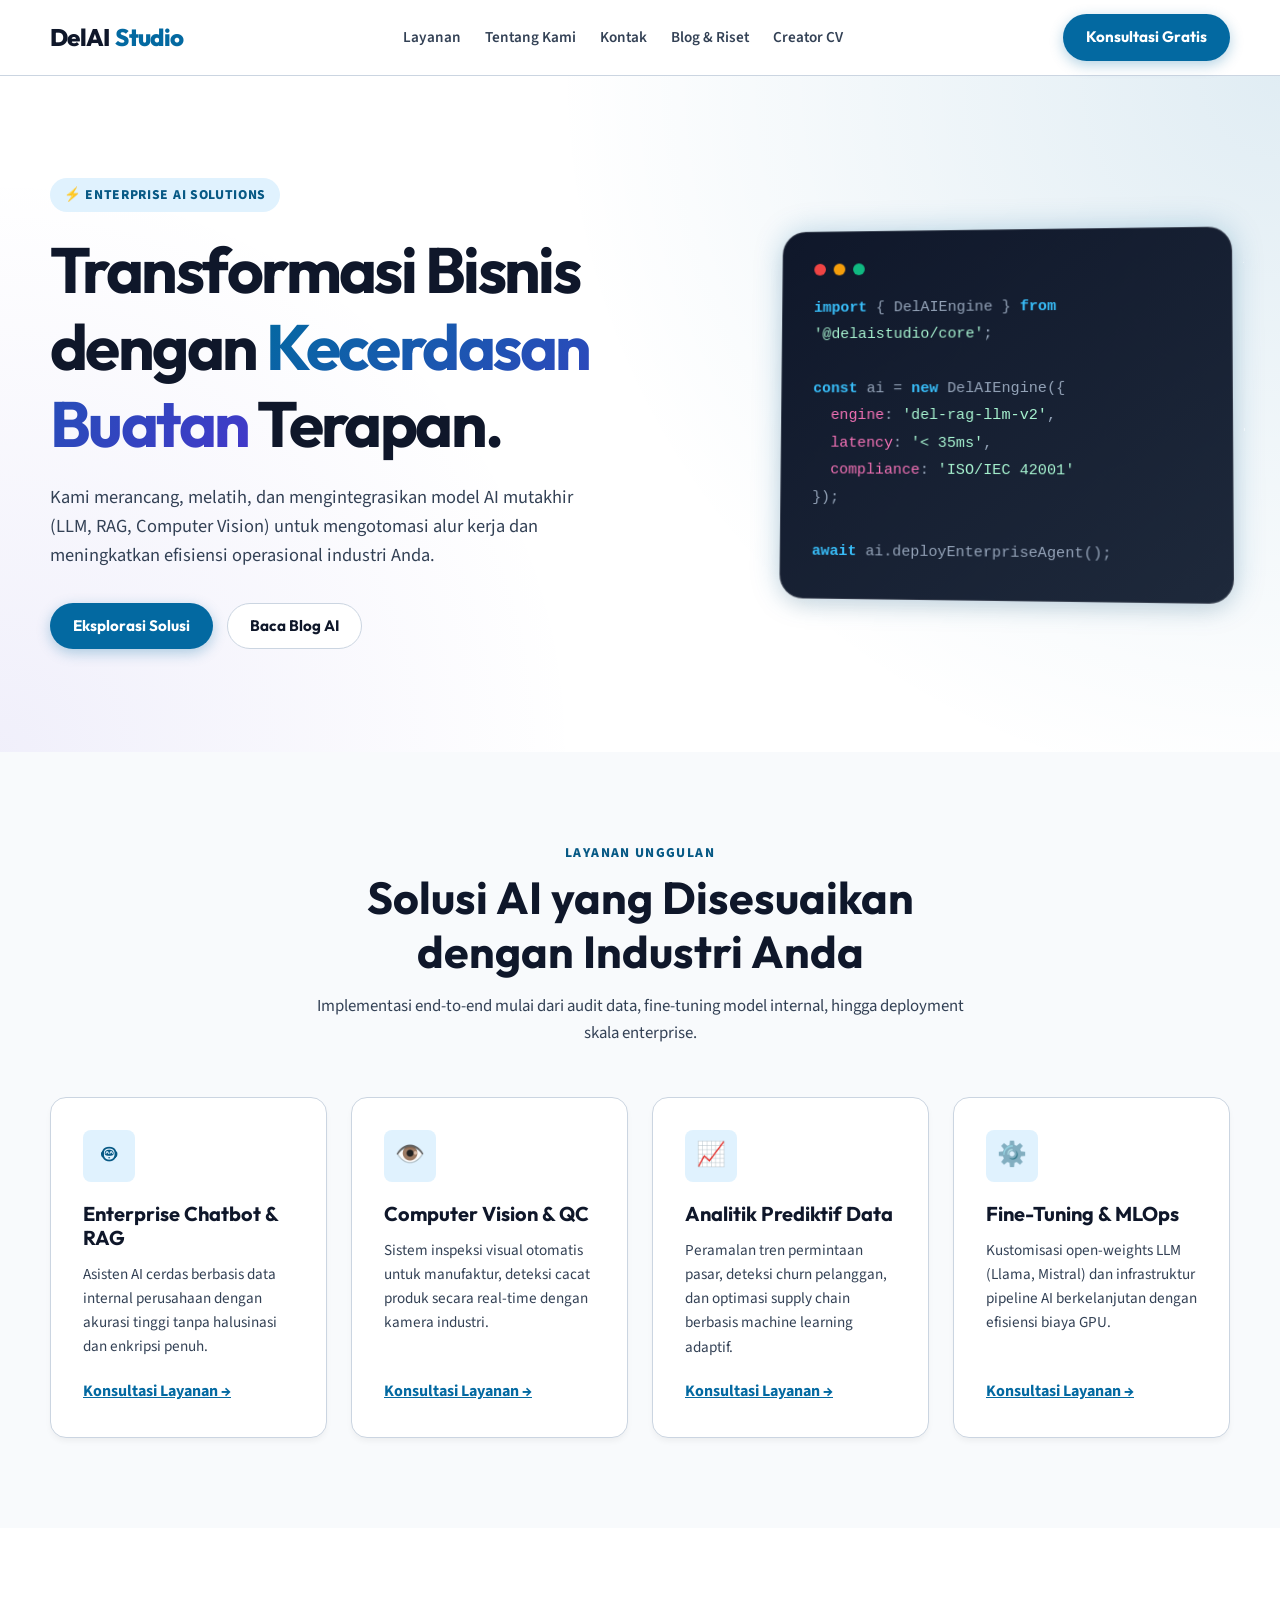
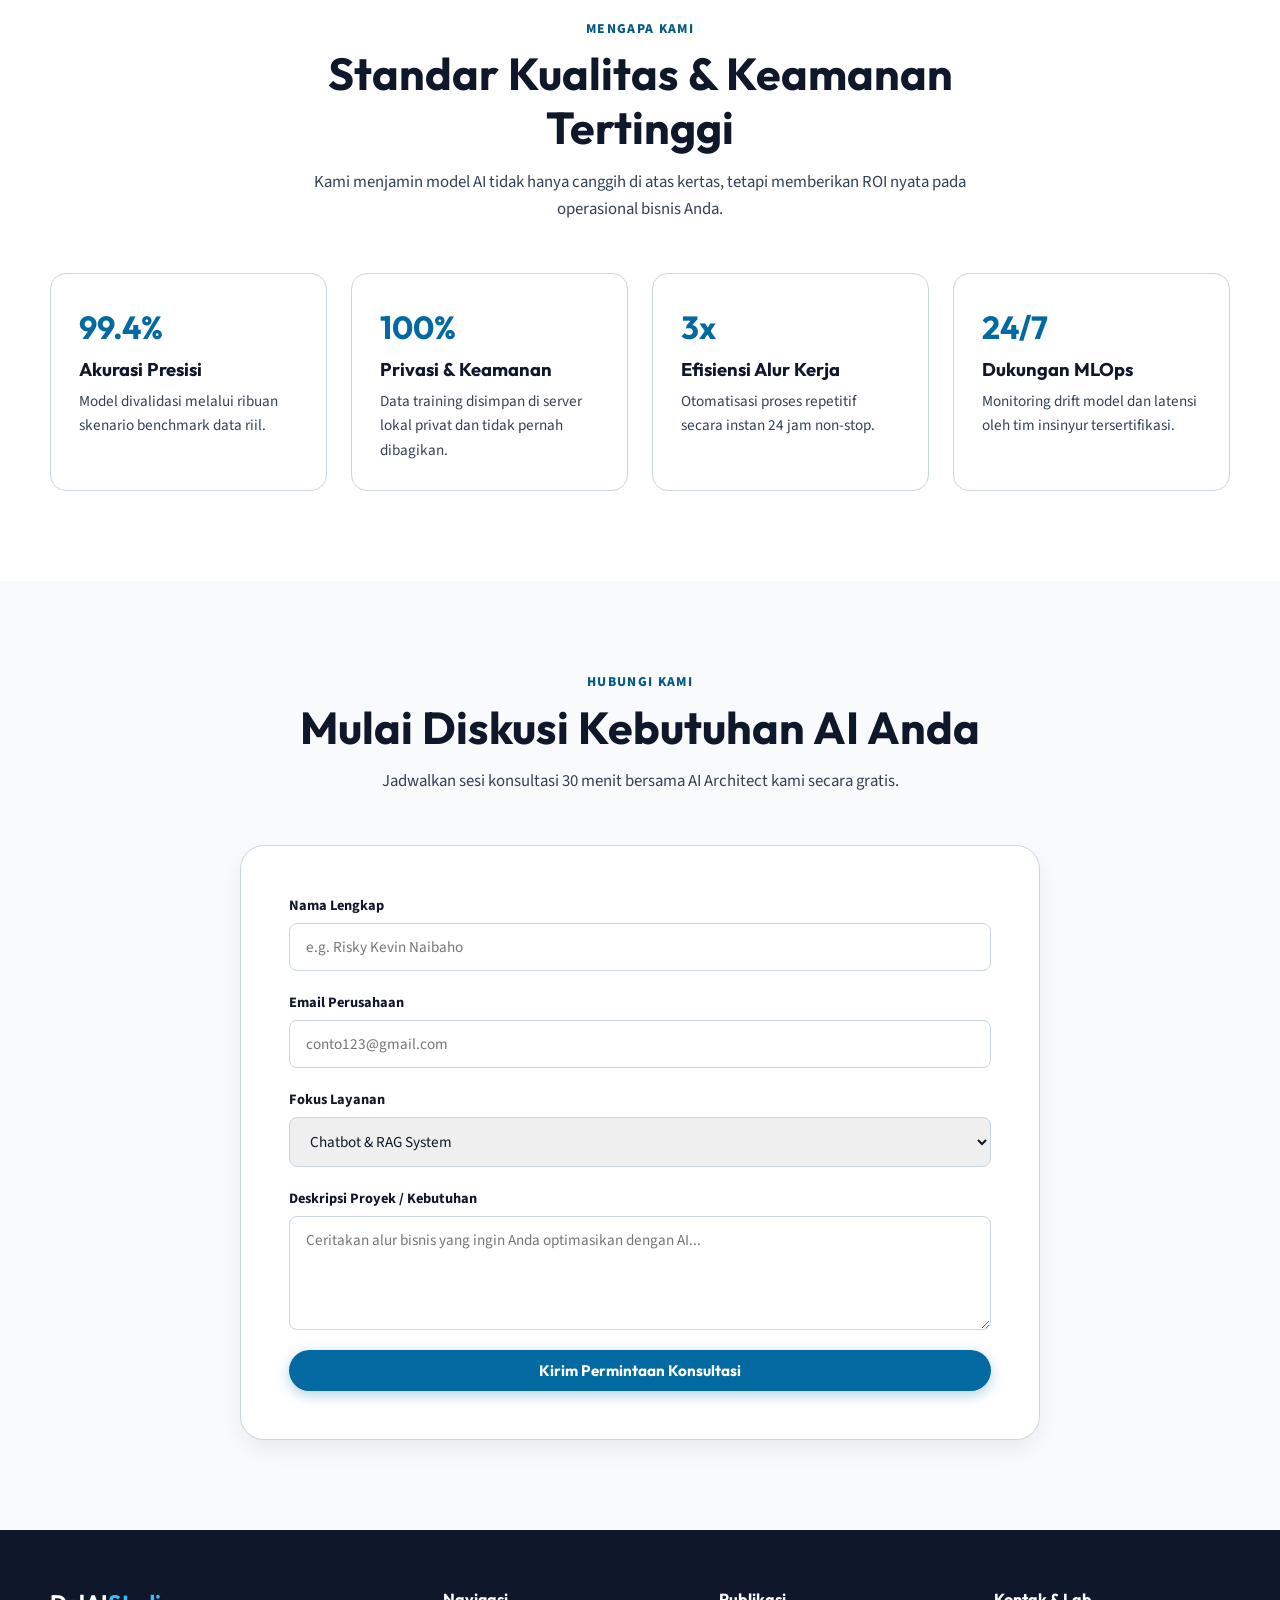
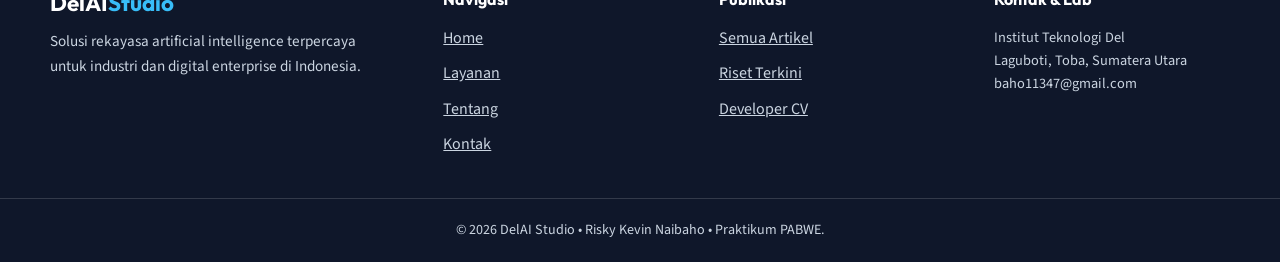
<file: index.html>
<!DOCTYPE html>
<html lang="id">
  <head>
    <meta charset="UTF-8" />
    <meta name="viewport" content="width=device-width, initial-scale=1.0" />
    <meta name="description" content="DelAI Studio — Layanan Rekayasa dan Konsultasi Kecerdasan Buatan Enterprise." />
    <title>DelAI Studio — Solusi Kecerdasan Buatan Enterprise</title>

    <!-- Inline SVG Favicon Aman (Tidak akan Broken) -->
    <link rel="icon" href="data:image/svg+xml,<svg xmlns='http://www.w3.org/2000/svg' viewBox='0 0 100 100'><rect width='100' height='100' rx='20' fill='%230369a1'/><text x='50%' y='65%' font-size='50' font-weight='bold' fill='white' text-anchor='middle'>D</text></svg>" type="image/svg+xml" />

    <!-- Google Fonts -->
    <link rel="preconnect" href="https://fonts.googleapis.com" />
    <link rel="preconnect" href="https://fonts.gstatic.com" crossorigin />
    <link
      href="https://fonts.googleapis.com/css2?family=Outfit:wght@500;600;700;800&family=Source+Sans+3:wght@400;500;600;700&display=swap"
      rel="stylesheet"
    />

    <!-- External CSS murni -->
    <link rel="stylesheet" href="assets/css/style.css" />
  </head>
  <body>
    <!-- HEADER (CSS-Only Toggle Mobile Menu) -->
    <header class="site-header">
      <div class="container navbar">
        <a href="index.html" class="brand-logo">DelAI<span>Studio</span></a>

        <!-- Checkbox murni untuk menu mobile (CSS Only) -->
        <input type="checkbox" id="nav-toggle" class="nav-toggle-input" aria-label="Toggle Menu" />
        <label for="nav-toggle" class="mobile-toggle-label" aria-label="Buka navigasi menu">☰</label>

        <nav aria-label="Navigasi Utama">
          <ul class="nav-links">
            <li><a href="#layanan">Layanan</a></li>
            <li><a href="#tentang">Tentang Kami</a></li>
            <li><a href="#kontak">Kontak</a></li>
            <li><a href="blog.html">Blog &amp; Riset</a></li>
            <li><a href="cv.html">Creator CV</a></li>
          </ul>
        </nav>

        <div class="nav-actions">
          <a href="#kontak" class="btn btn-primary">Konsultasi Gratis</a>
        </div>
      </div>
    </header>

    <main>
      <!-- HERO -->
      <section class="hero">
        <div class="container hero-grid">
          <div class="hero-content">
            <span class="badge-tag">⚡ Enterprise AI Solutions</span>
            <h1>Transformasi Bisnis dengan <span>Kecerdasan Buatan</span> Terapan.</h1>
            <p class="hero-desc">
              Kami merancang, melatih, dan mengintegrasikan model AI mutakhir (LLM, RAG, Computer Vision) untuk mengotomasi alur kerja dan meningkatkan efisiensi operasional industri Anda.
            </p>
            <div class="hero-buttons">
              <a href="#layanan" class="btn btn-primary">Eksplorasi Solusi</a>
              <a href="blog.html" class="btn btn-outline">Baca Blog AI</a>
            </div>
          </div>

          <div class="hero-visual">
            <div class="hero-card-visual">
              <div class="code-header">
                <span class="dot dot-red"></span>
                <span class="dot dot-yellow"></span>
                <span class="dot dot-green"></span>
              </div>
              <div class="code-body">
                <p><span class="hl-keyword">import</span> { DelAIEngine } <span class="hl-keyword">from</span> <span class="hl-string">'@delaistudio/core'</span>;</p>
                <br />
                <p><span class="hl-keyword">const</span> ai = <span class="hl-keyword">new</span> DelAIEngine({</p>
                <p>&nbsp;&nbsp;<span class="hl-prop">engine</span>: <span class="hl-string">'del-rag-llm-v2'</span>,</p>
                <p>&nbsp;&nbsp;<span class="hl-prop">latency</span>: <span class="hl-string">'&lt; 35ms'</span>,</p>
                <p>&nbsp;&nbsp;<span class="hl-prop">compliance</span>: <span class="hl-string">'ISO/IEC 42001'</span></p>
                <p>});</p>
                <br />
                <p><span class="hl-keyword">await</span> ai.deployEnterpriseAgent();</p>
              </div>
            </div>
          </div>
        </div>
      </section>

      <!-- LAYANAN -->
      <section id="layanan" class="section section-alt">
        <div class="container">
          <div class="section-header">
            <p class="eyebrow">LAYANAN UNGGULAN</p>
            <h2>Solusi AI yang Disesuaikan dengan Industri Anda</h2>
            <p>Implementasi end-to-end mulai dari audit data, fine-tuning model internal, hingga deployment skala enterprise.</p>
          </div>

          <div class="services-grid">
            <article class="service-card">
              <div class="service-icon" aria-hidden="true">🤖</div>
              <h3>Enterprise Chatbot &amp; RAG</h3>
              <p>Asisten AI cerdas berbasis data internal perusahaan dengan akurasi tinggi tanpa halusinasi dan enkripsi penuh.</p>
              <a href="#kontak">Konsultasi Layanan →</a>
            </article>

            <article class="service-card">
              <div class="service-icon" aria-hidden="true">👁️</div>
              <h3>Computer Vision &amp; QC</h3>
              <p>Sistem inspeksi visual otomatis untuk manufaktur, deteksi cacat produk secara real-time dengan kamera industri.</p>
              <a href="#kontak">Konsultasi Layanan →</a>
            </article>

            <article class="service-card">
              <div class="service-icon" aria-hidden="true">📈</div>
              <h3>Analitik Prediktif Data</h3>
              <p>Peramalan tren permintaan pasar, deteksi churn pelanggan, dan optimasi supply chain berbasis machine learning adaptif.</p>
              <a href="#kontak">Konsultasi Layanan →</a>
            </article>

            <article class="service-card">
              <div class="service-icon" aria-hidden="true">⚙️</div>
              <h3>Fine-Tuning &amp; MLOps</h3>
              <p>Kustomisasi open-weights LLM (Llama, Mistral) dan infrastruktur pipeline AI berkelanjutan dengan efisiensi biaya GPU.</p>
              <a href="#kontak">Konsultasi Layanan →</a>
            </article>
          </div>
        </div>
      </section>

      <!-- TENTANG & KEUNGGULAN -->
      <section id="tentang" class="section">
        <div class="container">
          <div class="section-header">
            <p class="eyebrow">MENGAPA KAMI</p>
            <h2>Standar Kualitas &amp; Keamanan Tertinggi</h2>
            <p>Kami menjamin model AI tidak hanya canggih di atas kertas, tetapi memberikan ROI nyata pada operasional bisnis Anda.</p>
          </div>

          <div class="about-grid">
            <div class="about-box">
              <strong>99.4%</strong>
              <h3>Akurasi Presisi</h3>
              <p>Model divalidasi melalui ribuan skenario benchmark data riil.</p>
            </div>
            <div class="about-box">
              <strong>100%</strong>
              <h3>Privasi &amp; Keamanan</h3>
              <p>Data training disimpan di server lokal privat dan tidak pernah dibagikan.</p>
            </div>
            <div class="about-box">
              <strong>3x</strong>
              <h3>Efisiensi Alur Kerja</h3>
              <p>Otomatisasi proses repetitif secara instan 24 jam non-stop.</p>
            </div>
            <div class="about-box">
              <strong>24/7</strong>
              <h3>Dukungan MLOps</h3>
              <p>Monitoring drift model dan latensi oleh tim insinyur tersertifikasi.</p>
            </div>
          </div>
        </div>
      </section>

      <!-- FORM / KONTAK -->
      <section id="kontak" class="section section-alt">
        <div class="container">
          <div class="section-header">
            <p class="eyebrow">HUBUNGI KAMI</p>
            <h2>Mulai Diskusi Kebutuhan AI Anda</h2>
            <p>Jadwalkan sesi konsultasi 30 menit bersama AI Architect kami secara gratis.</p>
          </div>

          <div class="contact-wrapper">
            <form class="contact-form" action="#" method="get">
              <div class="form-group">
                <label for="name">Nama Lengkap</label>
                <input id="name" type="text" placeholder="e.g. Risky Kevin Naibaho" required />
              </div>
              <div class="form-group">
                <label for="email">Email Perusahaan</label>
                <input id="email" type="email" placeholder="conto123@gmail.com" required />
              </div>
              <div class="form-group">
                <label for="service">Fokus Layanan</label>
                <select id="service">
                  <option value="rag">Chatbot &amp; RAG System</option>
                  <option value="vision">Computer Vision</option>
                  <option value="predictive">Analitik Prediktif</option>
                  <option value="mlops">Custom Model Fine-Tuning</option>
                </select>
              </div>
              <div class="form-group">
                <label for="message">Deskripsi Proyek / Kebutuhan</label>
                <textarea id="message" rows="4" placeholder="Ceritakan alur bisnis yang ingin Anda optimasikan dengan AI..."></textarea>
              </div>
              <button type="submit" class="btn btn-primary btn-block">Kirim Permintaan Konsultasi</button>
            </form>
          </div>
        </div>
      </section>
    </main>

    <!-- FOOTER -->
    <footer class="site-footer">
      <div class="container footer-top">
        <div class="footer-brand">
          <h3>DelAI<span>Studio</span></h3>
          <p>Solusi rekayasa artificial intelligence terpercaya untuk industri dan digital enterprise di Indonesia.</p>
        </div>
        <div class="footer-col">
          <h4>Navigasi</h4>
          <ul>
            <li><a href="index.html">Home</a></li>
            <li><a href="#layanan">Layanan</a></li>
            <li><a href="#tentang">Tentang</a></li>
            <li><a href="#kontak">Kontak</a></li>
          </ul>
        </div>
        <div class="footer-col">
          <h4>Publikasi</h4>
          <ul>
            <li><a href="blog.html">Semua Artikel</a></li>
            <li><a href="blog-detail.html">Riset Terkini</a></li>
            <li><a href="cv.html">Developer CV</a></li>
          </ul>
        </div>
        <div class="footer-col">
          <h4>Kontak &amp; Lab</h4>
          <p class="footer-contact-info">Institut Teknologi Del<br />Laguboti, Toba, Sumatera Utara<br />baho11347@gmail.com</p>
        </div>
      </div>
      <div class="footer-bottom">
        <div class="container">
          <p>© 2026 DelAI Studio &bull; Risky Kevin Naibaho &bull; Praktikum PABWE.</p>
        </div>
      </div>
    </footer>
  </body>
</html>
</file>
<file: assets/css/style.css>
/* =========================================================
   DELAI STUDIO - EXTERNAL STYLESHEET (100% Pure CSS)
   ========================================================= */

:root {
  --primary: #0369a1;
  --primary-dark: #075985;
  --primary-soft: #e0f2fe;
  --accent: #4338ca;
  --text-main: #0f172a;
  --text-muted: #334155;
  --bg-main: #ffffff;
  --bg-alt: #f8fafc;
  --border-color: #cbd5e1;
  --radius-sm: 8px;
  --radius-md: 16px;
  --radius-lg: 24px;
  --shadow-sm: 0 4px 6px -1px rgba(0, 0, 0, 0.05);
  --shadow-md: 0 10px 25px -3px rgba(15, 23, 42, 0.08);
  --shadow-glow: 0 0 30px rgba(3, 105, 161, 0.25);
  --container-max: 1180px;
  --font-display: "Outfit", sans-serif;
  --font-body: "Source Sans 3", sans-serif;
}

* {
  box-sizing: border-box;
  margin: 0;
  padding: 0;
}

html {
  scroll-behavior: smooth;
}

body {
  font-family: var(--font-body);
  color: var(--text-main);
  background-color: var(--bg-main);
  line-height: 1.6;
  -webkit-font-smoothing: antialiased;
}

h1, h2, h3, h4 {
  font-family: var(--font-display);
  font-weight: 700;
  line-height: 1.2;
  color: var(--text-main);
}

a {
  text-decoration: none;
  color: inherit;
  transition: color 0.2s ease, transform 0.2s ease;
}

img {
  max-width: 100%;
  height: auto;
  display: block;
}

.container {
  width: min(100% - 32px, var(--container-max));
  margin-inline: auto;
}

/* --- HEADER & CSS-ONLY NAVBAR --- */
.site-header {
  position: sticky;
  top: 0;
  z-index: 1000;
  background: rgba(255, 255, 255, 0.96);
  backdrop-filter: blur(12px);
  border-bottom: 1px solid var(--border-color);
}

.navbar {
  min-height: 75px;
  display: flex;
  align-items: center;
  justify-content: space-between;
  gap: 20px;
  position: relative;
}

.brand-logo {
  font-family: var(--font-display);
  font-size: 1.5rem;
  font-weight: 800;
  letter-spacing: -0.03em;
  color: var(--text-main);
  display: inline-flex;
  align-items: center;
  gap: 6px;
}

.brand-logo span {
  color: var(--primary);
}

/* Hidden Checkbox untuk Pure CSS Toggle */
.nav-toggle-input {
  display: none;
}

.mobile-toggle-label {
  display: none;
  background: transparent;
  border: 1px solid var(--border-color);
  padding: 8px 12px;
  border-radius: var(--radius-sm);
  cursor: pointer;
  font-size: 1.25rem;
  color: var(--text-main);
  user-select: none;
}

.nav-links {
  display: flex;
  align-items: center;
  gap: 24px;
  list-style: none;
}

.nav-links a {
  font-weight: 600;
  font-size: 0.95rem;
  color: var(--text-muted);
}

.nav-links a:hover,
.nav-links a.active {
  color: var(--primary);
}

.nav-actions {
  display: flex;
  align-items: center;
  gap: 12px;
}

/* --- BUTTONS --- */
.btn {
  display: inline-flex;
  align-items: center;
  justify-content: center;
  gap: 8px;
  padding: 10px 22px;
  font-family: var(--font-display);
  font-size: 0.95rem;
  font-weight: 700;
  border-radius: 999px;
  border: 1px solid transparent;
  cursor: pointer;
  transition: all 0.25s ease;
}

.btn-primary {
  background: var(--primary);
  color: #ffffff;
  box-shadow: 0 4px 14px rgba(3, 105, 161, 0.3);
}

.btn-primary:hover {
  background: var(--primary-dark);
  transform: translateY(-2px);
}

.btn-outline {
  border-color: var(--border-color);
  background: #ffffff;
  color: var(--text-main);
}

.btn-outline:hover {
  border-color: var(--primary);
  color: var(--primary);
  background: var(--primary-soft);
  transform: translateY(-2px);
}

.btn-block {
  width: 100%;
}

/* --- HERO SECTION --- */
.hero {
  padding-block: clamp(60px, 8vw, 110px);
  background: radial-gradient(circle at top right, rgba(3, 105, 161, 0.12), transparent 50%),
              radial-gradient(circle at bottom left, rgba(67, 56, 202, 0.08), transparent 40%),
              #ffffff;
  overflow: hidden;
}

.hero-grid {
  display: grid;
  grid-template-columns: 1.2fr 0.8fr;
  align-items: center;
  gap: 48px;
}

.badge-tag {
  display: inline-flex;
  align-items: center;
  gap: 6px;
  padding: 6px 14px;
  border-radius: 999px;
  background: var(--primary-soft);
  color: var(--primary-dark);
  font-size: 0.85rem;
  font-weight: 800;
  text-transform: uppercase;
  letter-spacing: 0.05em;
  margin-bottom: 20px;
}

.hero h1 {
  font-size: clamp(2.4rem, 5vw, 4.2rem);
  letter-spacing: -0.04em;
  margin-bottom: 20px;
}

.hero h1 span {
  background: linear-gradient(135deg, var(--primary), var(--accent));
  -webkit-background-clip: text;
  -webkit-text-fill-color: transparent;
}

.hero-desc {
  font-size: 1.15rem;
  color: var(--text-muted);
  margin-bottom: 32px;
  max-width: 540px;
}

.hero-buttons {
  display: flex;
  flex-wrap: wrap;
  gap: 14px;
}

.hero-card-visual {
  background: linear-gradient(145deg, #0f172a, #1e293b);
  border-radius: var(--radius-lg);
  padding: 32px;
  color: #f8fafc;
  box-shadow: var(--shadow-glow), var(--shadow-md);
  position: relative;
  border: 1px solid rgba(255, 255, 255, 0.15);
  transform: perspective(1000px) rotateY(-4deg) rotateX(2deg);
  transition: transform 0.4s ease;
}

.hero-card-visual:hover {
  transform: perspective(1000px) rotateY(0deg) rotateX(0deg);
}

.code-header {
  display: flex;
  gap: 8px;
  margin-bottom: 20px;
}

.dot {
  width: 12px;
  height: 12px;
  border-radius: 50%;
}
.dot-red { background: #ef4444; }
.dot-yellow { background: #f59e0b; }
.dot-green { background: #10b981; }

.code-body {
  font-family: monospace;
  font-size: 0.95rem;
  line-height: 1.8;
  color: #94a3b8;
}

.code-body .hl-keyword { color: #38bdf8; font-weight: bold; }
.code-body .hl-string { color: #a7f3d0; }
.code-body .hl-prop { color: #f472b6; }

/* --- SECTIONS COMMON --- */
.section {
  padding-block: clamp(60px, 8vw, 90px);
}

.section-alt {
  background-color: var(--bg-alt);
}

.section-header {
  text-align: center;
  max-width: 680px;
  margin: 0 auto 50px;
}

.section-header .eyebrow {
  color: var(--primary-dark);
  font-weight: 800;
  text-transform: uppercase;
  letter-spacing: 0.1em;
  font-size: 0.85rem;
  margin-bottom: 8px;
}

.section-header h2 {
  font-size: clamp(2rem, 3.5vw, 2.8rem);
  margin-bottom: 14px;
}

.section-header p {
  color: var(--text-muted);
  font-size: 1.05rem;
}

/* --- SERVICES GRID --- */
.services-grid {
  display: grid;
  grid-template-columns: repeat(auto-fit, minmax(260px, 1fr));
  gap: 24px;
}

.service-card {
  background: #ffffff;
  padding: 32px;
  border-radius: var(--radius-md);
  border: 1px solid var(--border-color);
  box-shadow: var(--shadow-sm);
  transition: transform 0.3s ease, box-shadow 0.3s ease, border-color 0.3s ease;
  display: flex;
  flex-direction: column;
}

.service-card:hover {
  transform: translateY(-8px);
  box-shadow: var(--shadow-md);
  border-color: rgba(3, 105, 161, 0.5);
}

.service-icon {
  width: 52px;
  height: 52px;
  border-radius: var(--radius-sm);
  background: var(--primary-soft);
  color: var(--primary-dark);
  display: grid;
  place-items: center;
  font-size: 1.5rem;
  font-weight: 800;
  margin-bottom: 20px;
}

.service-card h3 {
  font-size: 1.25rem;
  margin-bottom: 12px;
}

.service-card p {
  color: var(--text-muted);
  font-size: 0.95rem;
  line-height: 1.6;
  margin-bottom: 20px;
  flex-grow: 1;
}

.service-card a {
  font-weight: 700;
  color: var(--primary);
  display: inline-flex;
  align-items: center;
  gap: 4px;
  text-decoration: underline;
}

.service-card a:hover {
  gap: 8px;
  color: var(--primary-dark);
}

/* --- ABOUT / WHY US --- */
.about-grid {
  display: grid;
  grid-template-columns: repeat(auto-fit, minmax(240px, 1fr));
  gap: 24px;
}

.about-box {
  background: #ffffff;
  border: 1px solid var(--border-color);
  border-radius: var(--radius-md);
  padding: 28px;
}

.about-box strong {
  display: block;
  font-size: 2rem;
  font-family: var(--font-display);
  color: var(--primary);
  margin-bottom: 6px;
}

.about-box h3 {
  font-size: 1.15rem;
  margin-bottom: 8px;
}

.about-box p {
  color: var(--text-muted);
  font-size: 0.95rem;
}

/* --- CONTACT & CTA --- */
.contact-wrapper {
  max-width: 800px;
  margin-inline: auto;
  background: #ffffff;
  padding: clamp(28px, 5vw, 48px);
  border-radius: var(--radius-lg);
  border: 1px solid var(--border-color);
  box-shadow: var(--shadow-md);
}

.contact-form {
  display: grid;
  gap: 20px;
}

.form-group {
  display: flex;
  flex-direction: column;
  gap: 6px;
}

.form-group label {
  font-weight: 700;
  font-size: 0.9rem;
  color: var(--text-main);
}

.form-group input,
.form-group select,
.form-group textarea {
  width: 100%;
  padding: 12px 16px;
  border: 1px solid var(--border-color);
  border-radius: var(--radius-sm);
  font-family: inherit;
  font-size: 0.95rem;
  color: var(--text-main);
  outline: none;
  transition: border-color 0.2s, box-shadow 0.2s;
}

.form-group input:focus,
.form-group select:focus,
.form-group textarea:focus {
  border-color: var(--primary);
  box-shadow: 0 0 0 4px var(--primary-soft);
}

/* --- FOOTER --- */
.site-footer {
  background: #0f172a;
  color: #cbd5e1;
  padding-top: 60px;
}

.footer-top {
  display: grid;
  grid-template-columns: 1.5fr repeat(3, 1fr);
  gap: 40px;
  padding-bottom: 40px;
}

.footer-brand h3 {
  color: #ffffff;
  font-size: 1.4rem;
  margin-bottom: 12px;
}

.footer-brand h3 span {
  color: #38bdf8;
}

.footer-brand p {
  max-width: 320px;
  font-size: 0.95rem;
  color: #cbd5e1;
}

.footer-col h4 {
  color: #ffffff;
  font-size: 1rem;
  margin-bottom: 16px;
}

.footer-col ul {
  list-style: none;
  display: flex;
  flex-direction: column;
  gap: 10px;
}

.footer-col a {
  color: #cbd5e1;
  text-decoration: underline;
}

.footer-col a:hover {
  color: #ffffff;
}

.footer-contact-info {
  font-size: 0.9rem;
  line-height: 1.6;
}

.footer-bottom {
  border-top: 1px solid rgba(255, 255, 255, 0.15);
  padding-block: 20px;
  text-align: center;
  font-size: 0.88rem;
  color: #cbd5e1;
}

/* --- RESPONSIVE MEDIA QUERIES --- */
@media (max-width: 900px) {
  .hero-grid {
    grid-template-columns: 1fr;
    text-align: center;
  }
  .hero-desc {
    margin-inline: auto;
  }
  .hero-buttons {
    justify-content: center;
  }
  .footer-top {
    grid-template-columns: 1fr 1fr;
  }
}

@media (max-width: 768px) {
  .mobile-toggle-label {
    display: block;
  }

  .nav-links {
    display: none;
    position: absolute;
    top: 100%;
    left: 0;
    right: 0;
    background: #ffffff;
    flex-direction: column;
    padding: 20px;
    border-bottom: 1px solid var(--border-color);
    box-shadow: var(--shadow-md);
    gap: 16px;
    align-items: flex-start;
  }

  /* CSS-ONLY TRIGGER saat checkbox dicentang */
  .nav-toggle-input:checked ~ nav .nav-links {
    display: flex;
  }

  .nav-actions {
    display: none;
  }

  .footer-top {
    grid-template-columns: 1fr;
  }
}
</file>
